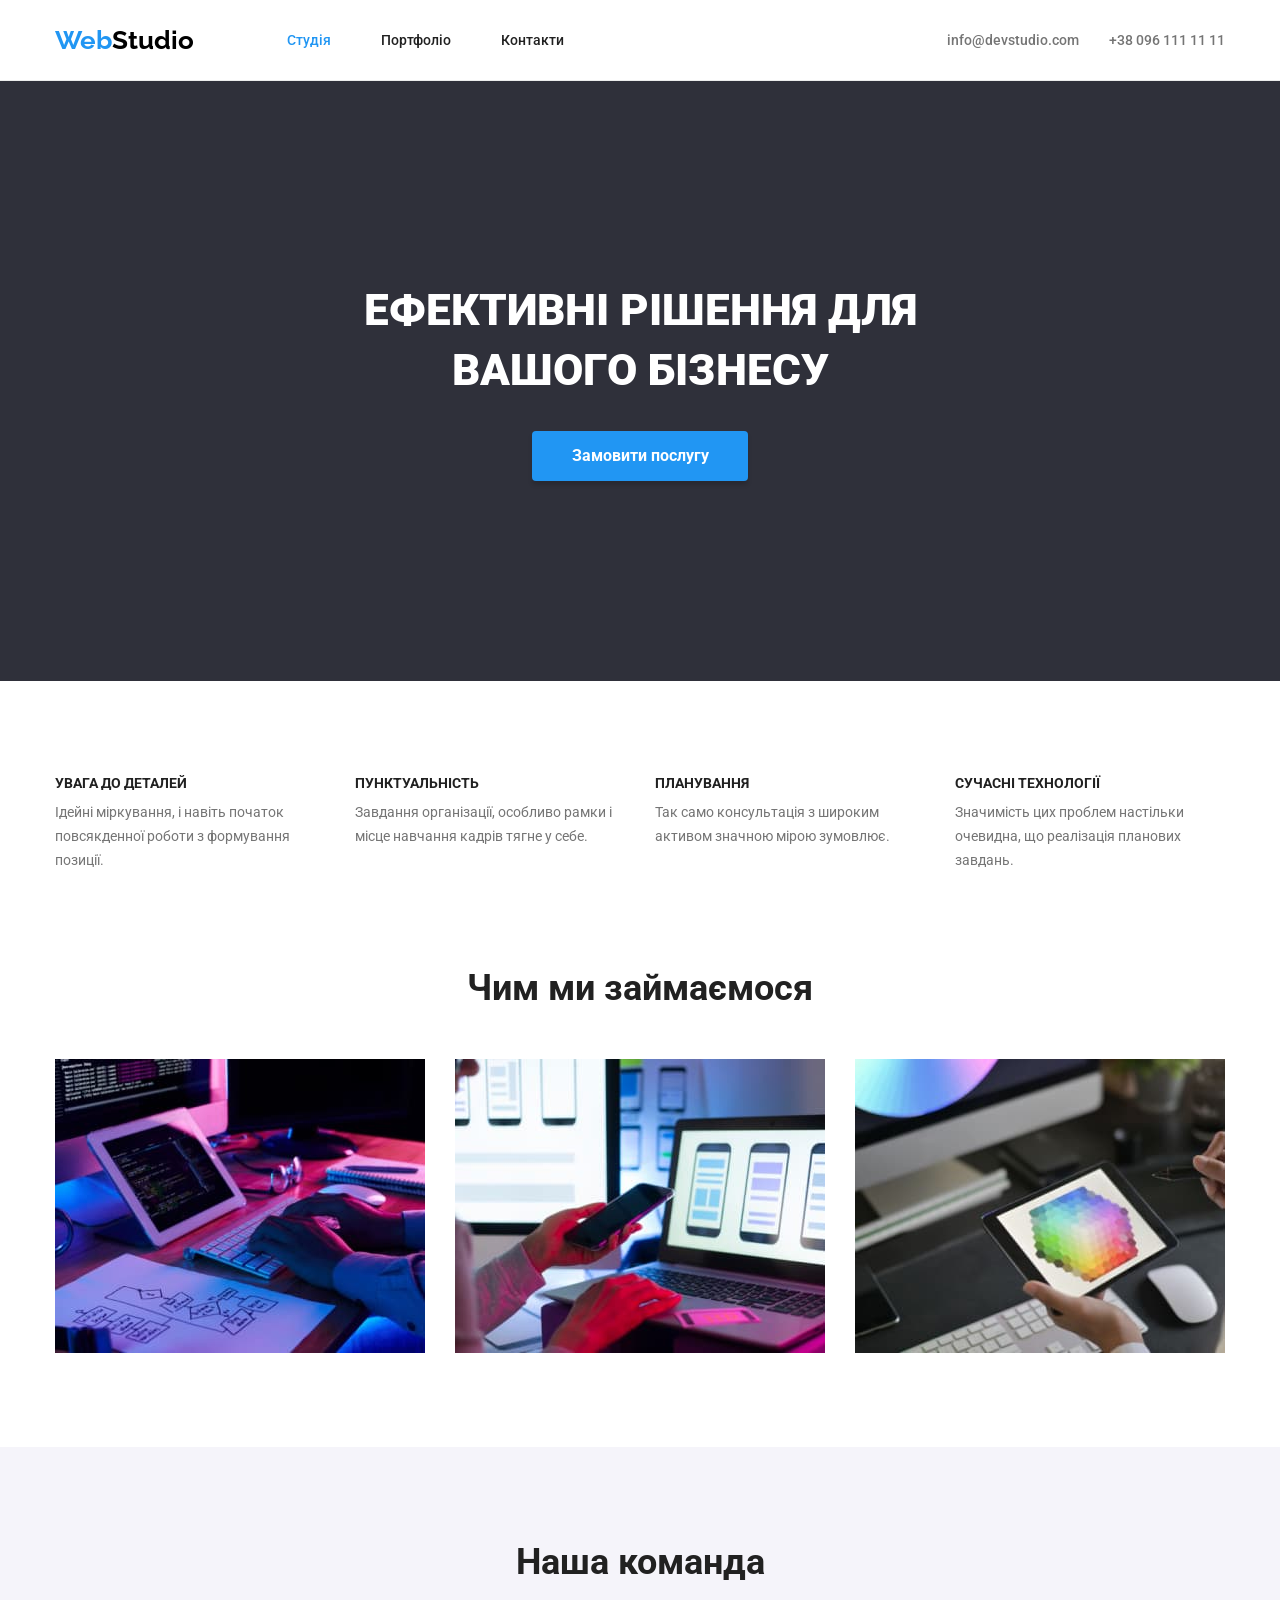
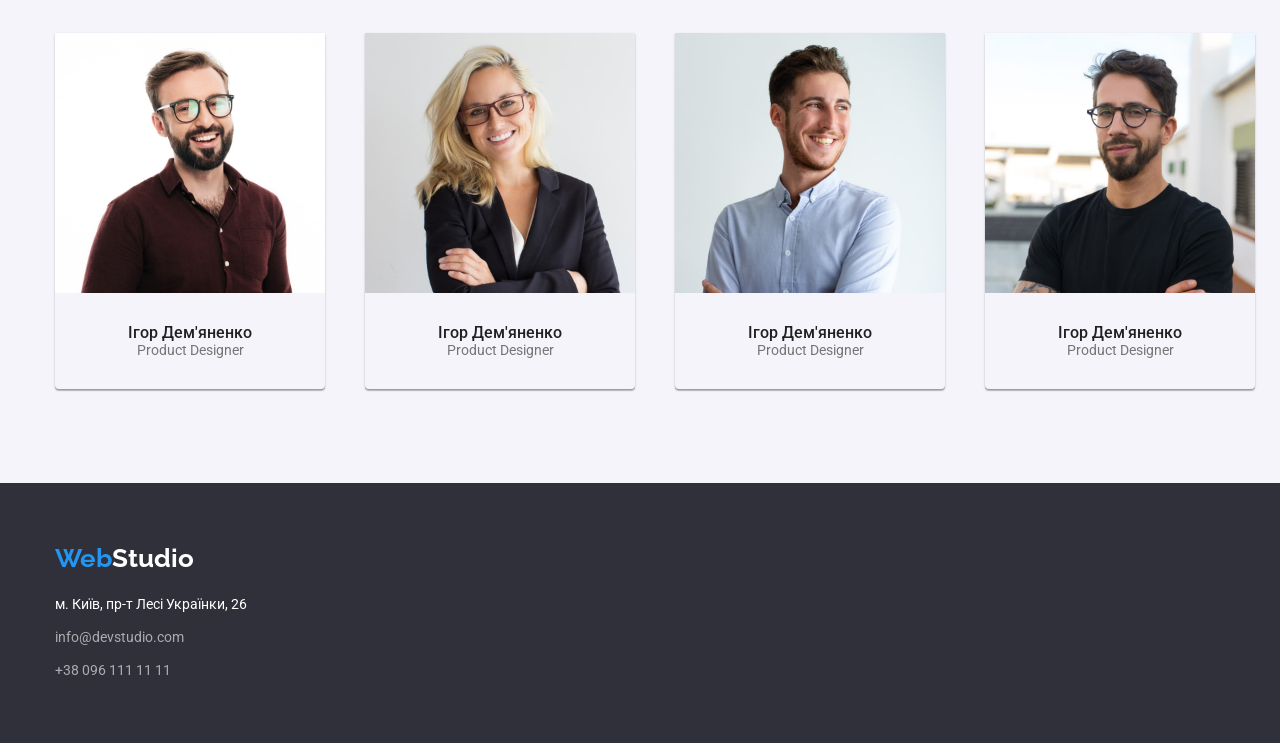
<file: index.html>
<!DOCTYPE html>
<html lang="ua">
  <head>
    <meta charset="UTF-8" />
    <meta http-equiv="X-UA-Compatible" content="IE=edge" />
    <meta name="viewport" content="width=device-width, initial-scale=1.0" />
    <title>Студія</title>
    <link
      href="https://fonts.googleapis.com/css2?family=Raleway:wght@700&family=Roboto:wght@400;500;700;900&display=swap"
      rel="stylesheet"
    />
    <link rel="stylesheet" href="css/modern-normalize.css" />
    <link rel="stylesheet" href="css/styles.css" />
  </head>
  <body>
    <header class="header">
      <div class="conteiner header-container">
        <a href="index.html" class="logo"><span>Web</span>Studio</a>
        <nav>
          <ul class="conteiner-nav">
            <li><a href="index.html" class="active">Студія</a></li>
            <li><a href="portfolio.html">Портфоліо</a></li>
            <li><a href="#">Контакти</a></li>
          </ul>
        </nav>
        <ul class="conteiner-nav-address">
          <li>
            <a class="contact-header" href="mailto:info@devstudio.com">info@devstudio.com</a>
          </li>
          <li><a class="contact-header" href="tel:+380961111111">+38 096 111 11 11</a></li>
        </ul>
      </div>
    </header>
    <main>
      <section class="cap">
        <h1>Ефективні рішення для вашого бізнесу</h1>
        <button type="button" value="Замовити послугу" class="btn">Замовити послугу</button>
      </section>
      <section class="feature section">
        <h2>Особливості</h2>
        <div class="conteiner">
          <ul>
            <li>
              <h3>УВАГА ДО ДЕТАЛЕЙ</h3>
              <p>Ідейні міркування, і навіть початок повсякденної роботи з формування позиції.</p>
            </li>
            <li>
              <h3>ПУНКТУАЛЬНІСТЬ</h3>
              <p>Завдання організації, особливо рамки і місце навчання кадрів тягне у себе.</p>
            </li>
            <li>
              <h3>ПЛАНУВАННЯ</h3>
              <p>Так само консультація з широким активом значною мірою зумовлює.</p>
            </li>
            <li>
              <h3>СУЧАСНІ ТЕХНОЛОГІЇ</h3>
              <p>Значимість цих проблем настільки очевидна, що реалізація планових завдань.</p>
            </li>
          </ul>
        </div>
      </section>
      <section class="about section">
        <div class="conteiner">
          <h2>Чим ми займаємося</h2>
          <ul>
            <li>
              <img src="images/workplacefirst.jpg" alt="work place" width="370" height="294" />
            </li>
            <li>
              <img src="images/workplacesecond.jpg" alt="work place" width="370" height="294" />
            </li>
            <li>
              <img src="images/workplacethird.jpg" alt="work place" width="370" height="294" />
            </li>
          </ul>
        </div>
      </section>
      <section class="team section">
        <div class="conteiner">
          <h2>Наша команда</h2>
          <ul>
            <li>
              <img src="images/ourteamfirst.jpg" alt="our team" width="270" height="260" />
              <div class="team-item">
                <h3>Ігор Дем'яненко</h3>
                <p lang="en">Product Designer</p>
              </div>
            </li>
            <li>
              <img src="images/ourteamsecond.jpg" alt="our team" width="270" height="260" />
              <div class="team-item">
                <h3>Ігор Дем'яненко</h3>
                <p lang="en">Product Designer</p>
              </div>
            </li>
            <li>
              <img src="images/ourteamthird.jpg" alt="our team" width="270" height="260" />
              <div class="team-item">
                <h3>Ігор Дем'яненко</h3>
                <p lang="en">Product Designer</p>
              </div>
            </li>
            <li>
              <img src="images/ourteamfourth.jpg" alt="our team" width="270" height="260" />
              <div class="team-item">
                <h3>Ігор Дем'яненко</h3>
                <p lang="en">Product Designer</p>
              </div>
            </li>
          </ul>
        </div>
      </section>
    </main>
    <footer class="footer">
      <div class="conteiner">
        <a href="index.html" class="logo-footer"><span>Web</span>Studio</a>
        <address class="address-footer">
          <p>м. Київ, пр-т Лесі Українки, 26</p>
          <ul>
            <li>
              <a class="contact-footer" href="mailto:info@devstudio.com">info@devstudio.com</a>
            </li>
            <li><a class="contact-footer" href="tel:+380961111111">+38 096 111 11 11</a></li>
          </ul>
        </address>
      </div>
    </footer>
  </body>
</html>
</file>
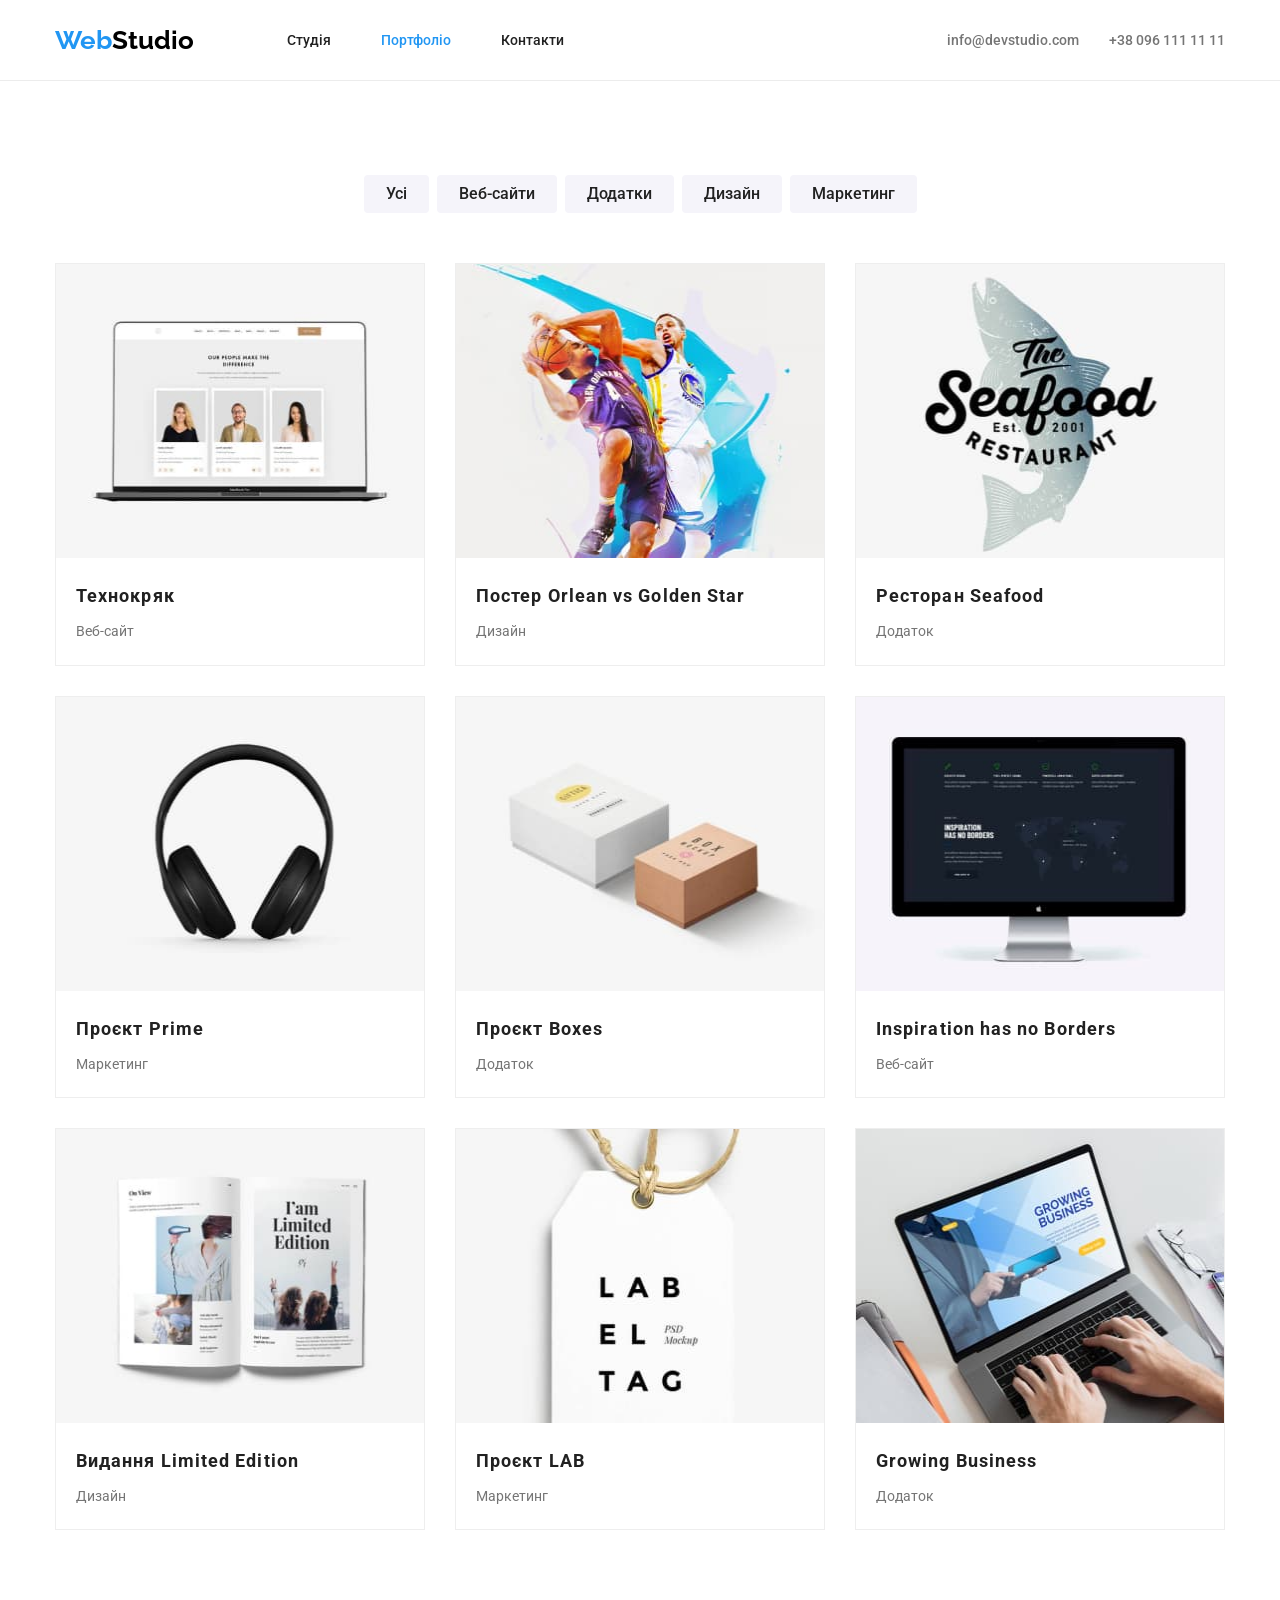
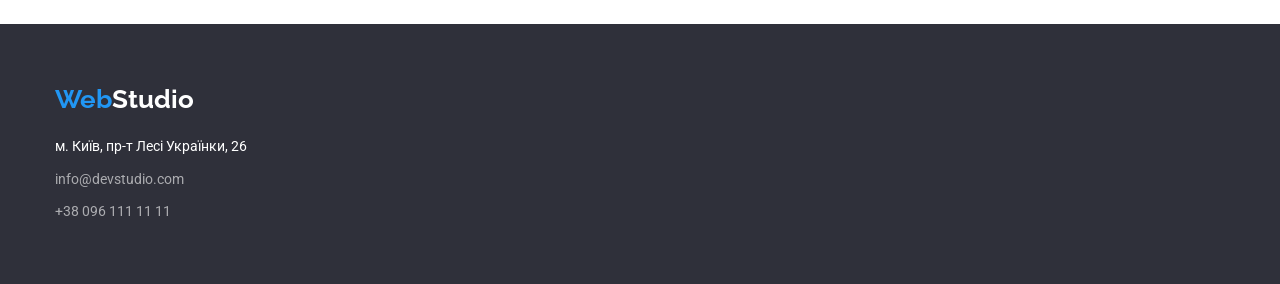
<file: portfolio.html>
<!DOCTYPE html>
<html lang="ua">
  <head>
    <meta charset="UTF-8" />
    <meta http-equiv="X-UA-Compatible" content="IE=edge" />
    <meta name="viewport" content="width=device-width, initial-scale=1.0" />
    <title>Студія</title>
    <link
      href="https://fonts.googleapis.com/css2?family=Raleway:wght@700&family=Roboto:wght@400;500;700;900&display=swap"
      rel="stylesheet"
    />
    <link rel="stylesheet" href="css/modern-normalize.css" />
    <link rel="stylesheet" href="css/styles.css" />
  </head>
  <body>
    <header class="header">
      <div class="conteiner header-container">
        <a href="index.html" class="logo"><span>Web</span>Studio</a>
        <nav>
          <ul class="conteiner-nav">
            <li><a href="index.html">Студія</a></li>
            <li><a href="portfolio.html" class="active">Портфоліо</a></li>
            <li><a href="#">Контакти</a></li>
          </ul>
        </nav>
        <ul class="conteiner-nav-address">
          <li>
            <a class="contact-header" href="mailto:info@devstudio.com">info@devstudio.com</a>
          </li>
          <li><a class="contact-header" href="tel:+380961111111">+38 096 111 11 11</a></li>
        </ul>
      </div>
    </header>
    <main>
      <section class="projects section">
        <div class="conteiner">
          <h2>Наші проекти</h2>
          <ul class="projects-btn">
            <li>
              <button type="button" value="Усі" class="btn first">Усі</button>
            </li>
            <li>
              <button type="button" value="Веб-сайти" class="btn">Веб-сайти</button>
            </li>
            <li>
              <button type="button" value="Додатки" class="btn">Додатки</button>
            </li>
            <li>
              <button type="button" value="Дизайн" class="btn">Дизайн</button>
            </li>
            <li>
              <button type="button" value="Маркетинг" class="btn">Маркетинг</button>
            </li>
          </ul>

          <ul class="our-projects">
            <li>
              <img src="images/laptop.jpg" alt="laptop" width="370" height="294" />

              <div class="our-projects-item">
                <h3>Технокряк</h3>
                <p>Веб-сайт</p>
              </div>
            </li>
            <li>
              <img src="images/basket.jpg" alt="basket" width="370" height="294" />
              <div class="our-projects-item">
                <h3>Постер <span lang="eu">Orlean vs Golden Star</span></h3>
                <p>Дизайн</p>
              </div>
            </li>
            <li>
              <img src="images/fish.jpg" alt="fish" width="370" height="294" />
              <div class="our-projects-item">
                <h3>Ресторан <span lang="eu">Seafood</span></h3>
                <p>Додаток</p>
              </div>
            </li>
            <li>
              <img src="images/headphones.jpg" alt="headphones" width="370" height="294" />
              <div class="our-projects-item">
                <h3>Проєкт <span lang="eu">Prime</span></h3>
                <p>Маркетинг</p>
              </div>
            </li>
            <li>
              <img src="images/box.jpg" alt="box" width="370" height="294" />
              <div class="our-projects-item">
                <h3>Проєкт <span lang="eu">Boxes</span></h3>
                <p>Додаток</p>
              </div>
            </li>
            <li>
              <img src="images/monitor.jpg" alt="monitor" width="370" height="294" />
              <div class="our-projects-item">
                <h3 lang="eu">Inspiration has no Borders</h3>
                <p>Веб-сайт</p>
              </div>
            </li>
            <li>
              <img src="images/book.jpg" alt="book" width="370" height="294" />
              <div class="our-projects-item">
                <h3>Видання <span lang="eu">Limited Edition</span></h3>
                <p>Дизайн</p>
              </div>
            </li>
            <li>
              <img src="images/label.jpg" alt="label" width="370" height="294" />
              <div class="our-projects-item">
                <h3>Проєкт <span lang="eu">LAB</span></h3>
                <p>Маркетинг</p>
              </div>
            </li>
            <li>
              <img src="images/laptophand.jpg" alt="laptop" width="370" height="294" />
              <div class="our-projects-item">
                <h3 lang="eu">Growing Business</h3>
                <p>Додаток</p>
              </div>
            </li>
          </ul>
        </div>
      </section>
    </main>
    <footer class="footer">
      <div class="conteiner">
        <a href="index.html" class="logo-footer"><span>Web</span>Studio</a>
        <address class="address-footer">
          <p>м. Київ, пр-т Лесі Українки, 26</p>
          <ul>
            <li>
              <a class="contact-footer" href="mailto:info@devstudio.com">info@devstudio.com</a>
            </li>
            <li><a class="contact-footer" href="tel:+380961111111">+38 096 111 11 11</a></li>
          </ul>
        </address>
      </div>
    </footer>
  </body>
</html>
</file>
<file: css/styles.css>
body {
  font-family: Roboto, sans-serif;
  color: #757575;
  line-height: 1.17;
  font-size: 14px;
  margin: 0;
  padding: 0;
}
h1,
h2,
h3,
h4,
h5,
h6,
p,
ul {
  margin: 0;
}
ul {
  list-style-type: none;
  padding: 0;
}
img {
  display: block;
  max-width: 100%;
}
a {
  color: #212121;
  text-decoration: none;
}
header {
  border-bottom: 1px solid #ececec;
}
.contact-header {
  color: #757575;
}
header li a:hover,
header li a:focus,
.active {
  color: #2196f3;
}
.address-footer li a:hover,
.address-footer li a:focus {
  color: #2196f3;
}
.logo,
.logo-footer {
  font-family: Raleway;
  font-weight: 700;
  font-size: 26px;
  color: #000;
}

.logo-footer {
  color: #ffffff;
}
.section {
  padding-top: 94px;
  padding-bottom: 94px;
}
.logo span,
.logo-footer span {
  color: #2196f3;
}
header ul li {
  font-weight: 500;
}
.cap {
  background-color: #2f303a;
  padding: 200px 200px;
  text-align: center;
}
.cap h1 {
  font-weight: 900;
  font-size: 44px;
  line-height: 1.36;
  text-transform: uppercase;
  color: #fff;
  text-align: center;
  margin-left: auto;
  margin-right: auto;
  width: 696px;
}
.cap .btn {
  font-family: inherit;
  font-weight: 700;
  font-size: 16px;
  line-height: 1.875;
  color: #fff;
  background-color: #2196f3;
  box-shadow: 0px 4px 4px rgba(0, 0, 0, 0.15);
  border-radius: 4px;
  border: none;
  cursor: pointer;
  height: 50px;
  width: 216px;
  margin-top: 30px;
}

.feature h3 {
  font-size: 14px;
  font-weight: 700;
  color: #212121;
}
.feature p {
  line-height: 1.71;
  margin-top: 10px;
}
.feature li {
  width: 270px;
}
.feature h2 {
  position: absolute;
  width: 1px;
  height: 1px;
  margin: -1px;
  border: 0;
  padding: 0;

  white-space: nowrap;
  clip-path: inset(100%);
  clip: rect(0 0 0 0);
  overflow: hidden;
}

.feature ul {
  display: flex;
  gap: 30px;
}

.about .conteiner {
  padding-top: 0;
}
.about {
  padding-top: 0;
}
.about ul {
  display: flex;
  gap: 30px;
  margin-top: 50px;
}
.about h2 {
  font-weight: 700;
  font-size: 36px;
  color: #212121;
  text-align: center;
}
.team {
  background-color: #f5f4fa;
}
.team ul {
  width: 1200px;
  display: flex;
  justify-content: space-between;
  margin-top: 50px;
}
.team h2 {
  font-weight: 700;
  font-size: 36px;
  color: #212121;
  text-align: center;
}
.team h3 {
  font-weight: 500;
  font-size: 16px;
  line-height: 1.1875;
  color: #212121;
}
.team li {
  text-align: center;
  box-shadow: 0px 1px 3px rgba(0, 0, 0, 0.12), 0px 1px 1px rgba(0, 0, 0, 0.14),
    0px 2px 1px rgba(0, 0, 0, 0.2);
  border-radius: 0px 0px 4px 4px;
}
.team-item {
  padding-top: 30px;
  padding-bottom: 30px;
}
footer {
  background-color: #2f303a;
}
.footer {
  padding-top: 60px;
  padding-bottom: 60px;
}

.address-footer {
  color: #fff;
  font-style: normal;
  line-height: 1.71;
  margin-top: 20px;
}
.address-footer p {
  margin-bottom: 9px;
}
.address-footer li:first-of-type {
  margin-bottom: 9px;
}

.contact-footer {
  color: #ffffff99;
}
.projects .btn {
  background-color: #f5f4fa;
  cursor: pointer;
  font-family: inherit;
  color: #212121;
  font-weight: 500;
  font-size: 16px;
  line-height: 1.625;
  border: 0;
  border-radius: 4px;
  padding: 6px 22px 6px 22px;
}
button.btn.first {
  margin-left: 0;
}
.projects .btn:hover,
.projects .btn:focus {
  background-color: #2196f3;
  color: #ffffff;
  box-shadow: 0px 3px 1px rgba(0, 0, 0, 0.1), 0px 1px 2px rgba(0, 0, 0, 0.08),
    0px 2px 2px rgba(0, 0, 0, 0.12);
}
.projects h2 {
  position: absolute;
  width: 1px;
  height: 1px;
  margin: -1px;
  border: 0;
  padding: 0;

  white-space: nowrap;
  clip-path: inset(100%);
  clip: rect(0 0 0 0);
  overflow: hidden;
}
.projects-btn {
  display: flex;
  margin-left: auto;
  margin-right: auto;
  margin-bottom: 50px;
  gap: 8px;
  justify-content: center;
}
.our-projects {
  display: flex;
  flex-wrap: wrap;

  margin-top: -30px;
  margin-left: -30px;
}
.our-projects-item {
  padding: 20px;
}
.our-projects-item h3 {
  margin-bottom: 4px;
}
.our-projects li {
  box-sizing: border-box;
  flex-basis: calc(100% / 3 - 30px);
  border: 1px solid #eeeeee;
  margin-top: 30px;
  margin-left: 30px;
}
.our-projects h3 {
  font-size: 18px;
  font-weight: 700;
  line-height: 2;
  color: #212121;
  letter-spacing: 0.06em;
}
.our-projects p {
  line-height: 1.875;
}
.conteiner {
  margin-left: auto;
  margin-right: auto;
  padding: 0 15px;
  width: 1200px;
}
.conteiner-nav {
  display: flex;

  gap: 50px;
}
.conteiner-nav-address {
  display: flex;
  gap: 30px;
  margin-left: auto;
}
.header {
  padding-top: 25px;
  padding-bottom: 25px;
}
.header-container {
  display: flex;
  align-items: center;
  gap: 93px;
}
</file>
